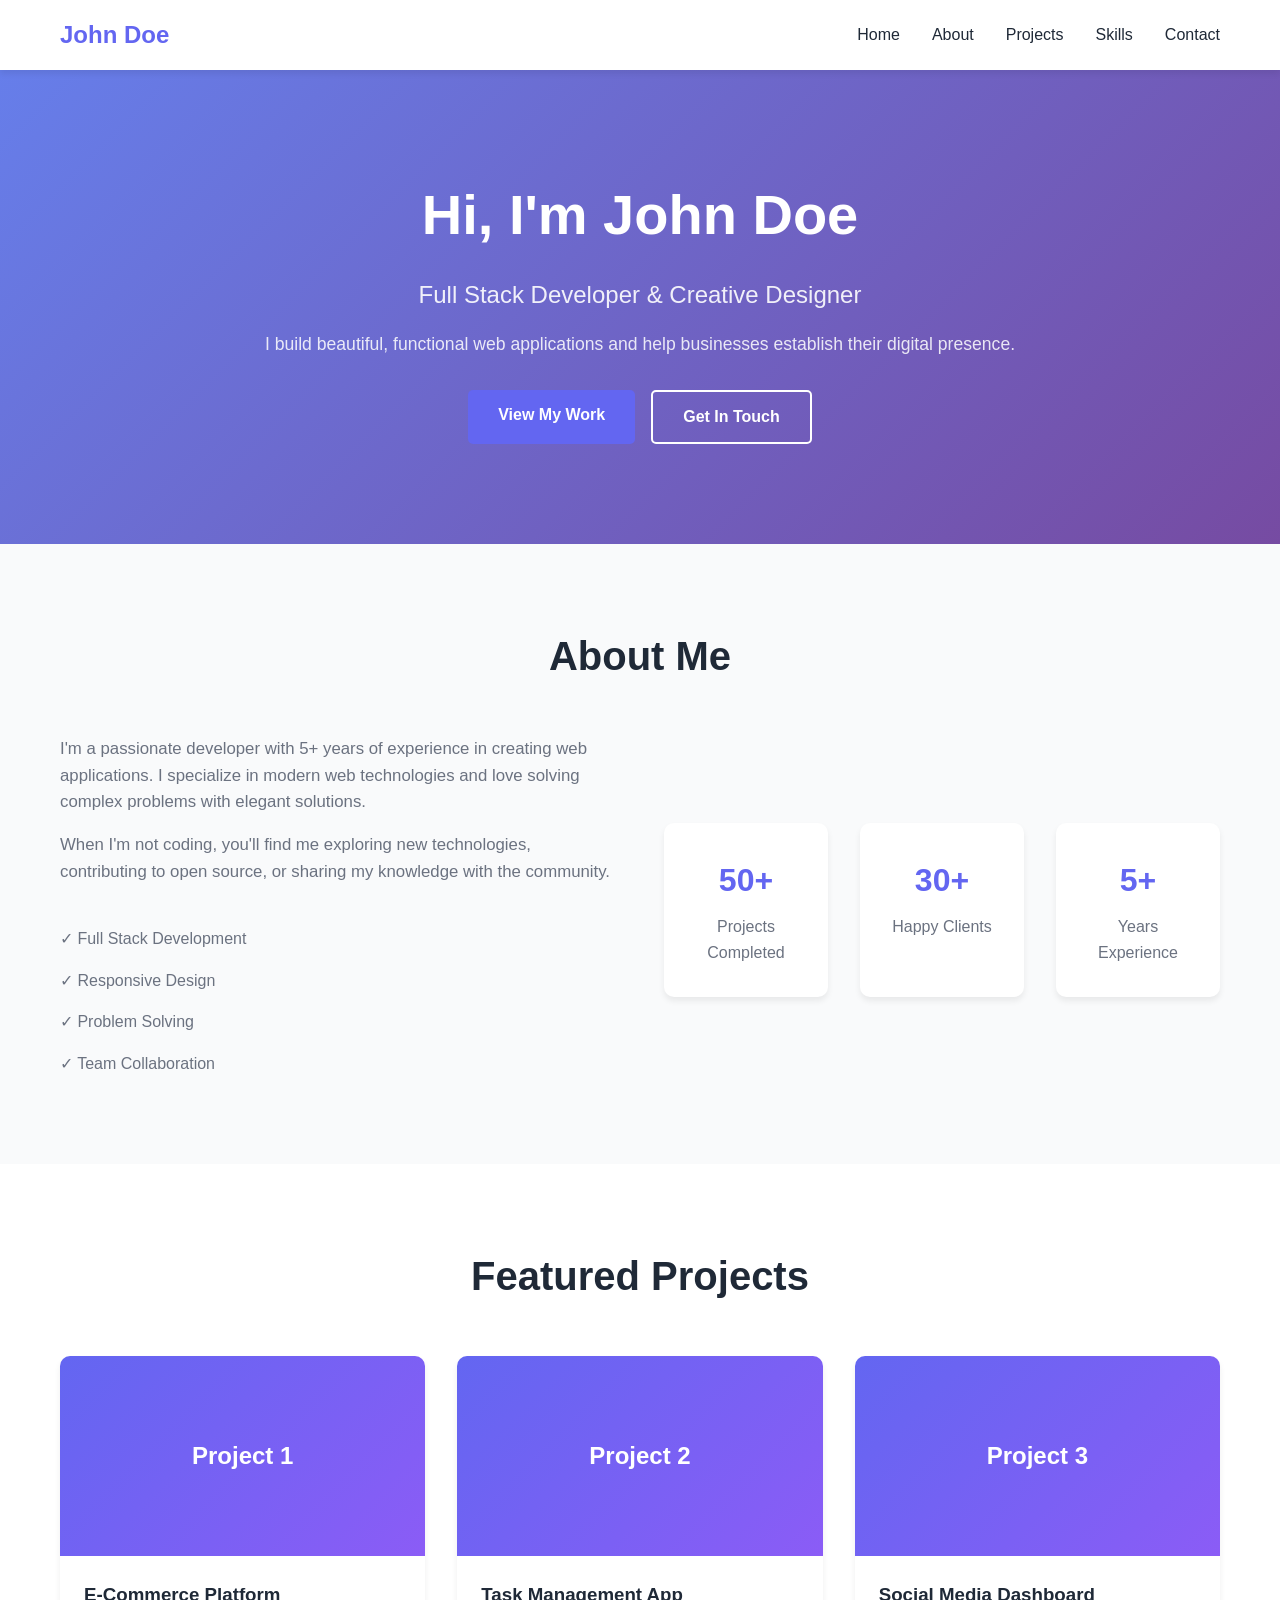
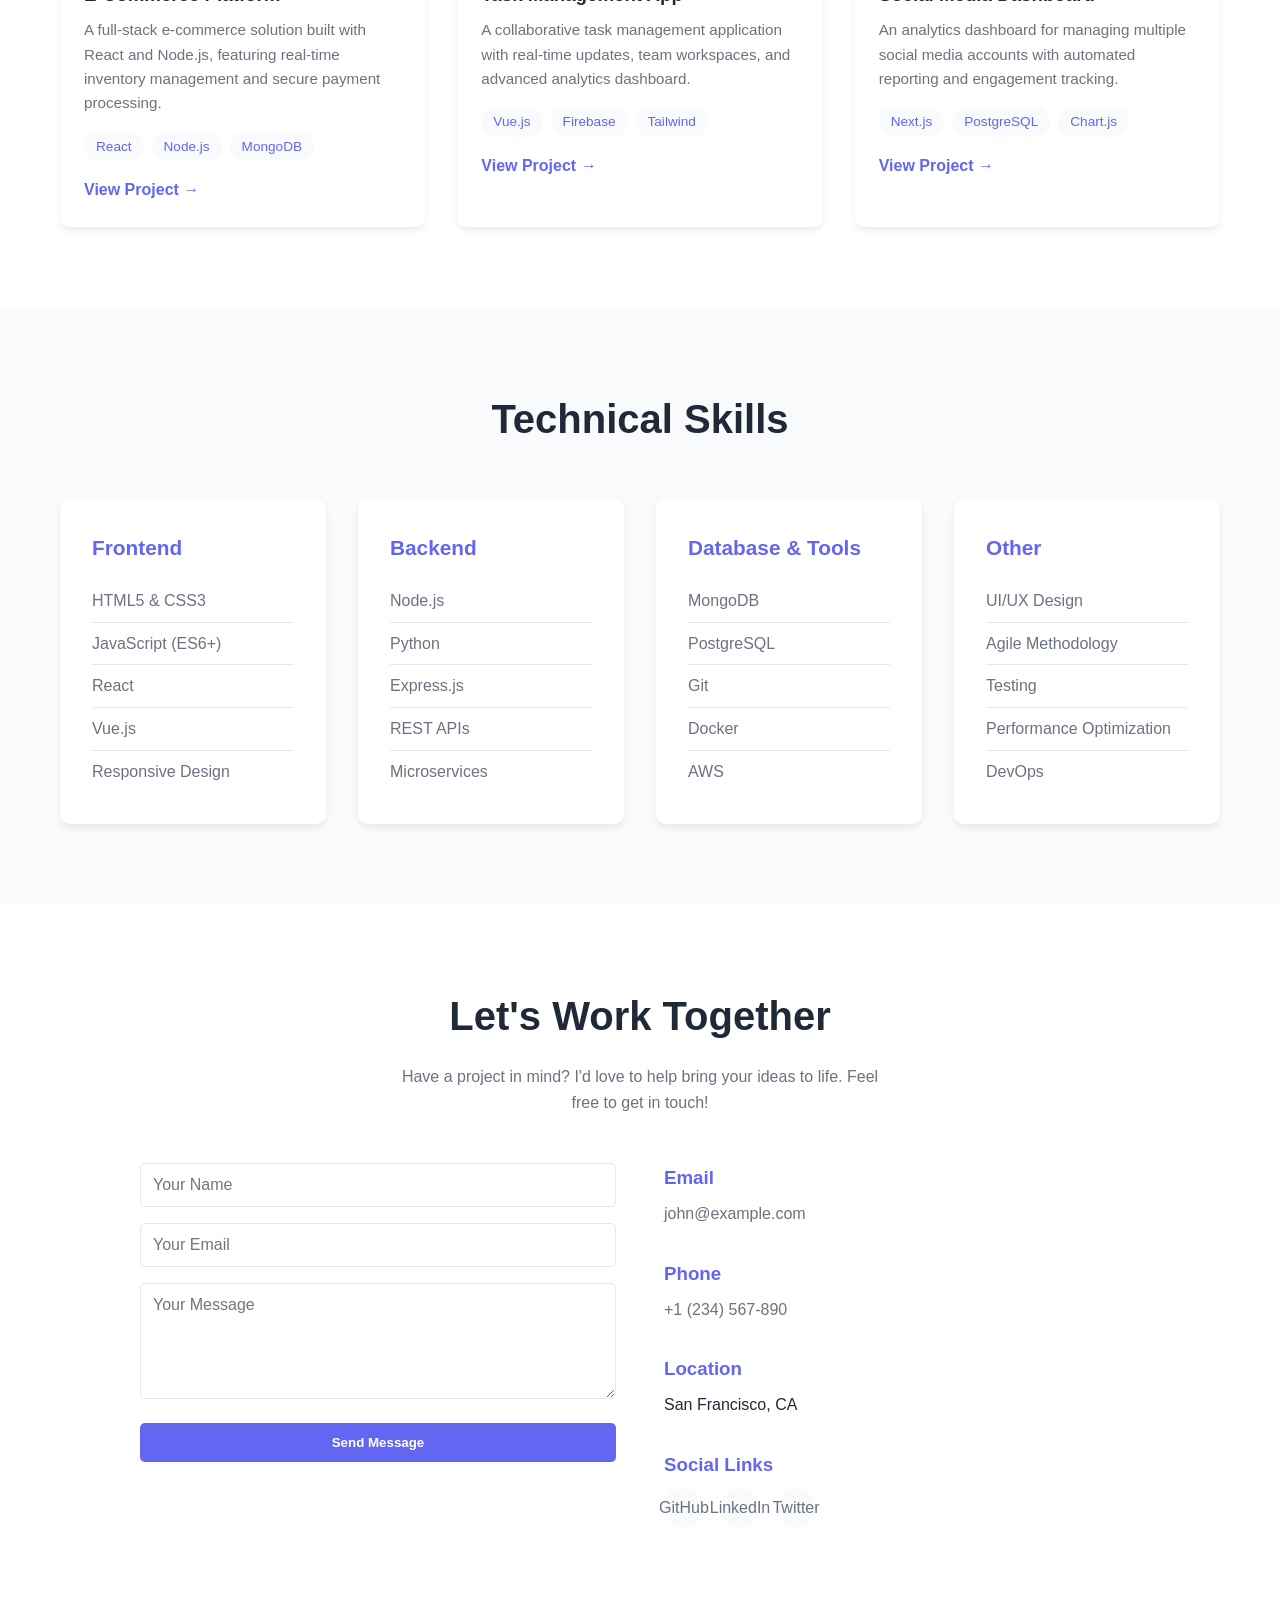
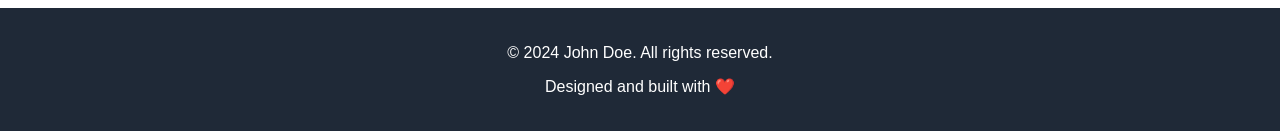
<file: port2/index.html>
<!DOCTYPE html>
<html lang="en">
<head>
    <meta charset="UTF-8">
    <meta name="viewport" content="width=device-width, initial-scale=1.0">
    <title>John Doe - Portfolio</title>
    <link rel="stylesheet" href="styles.css">
</head>
<body>
    <!-- Navigation -->
    <nav class="navbar">
        <div class="container">
            <div class="nav-brand">John Doe</div>
            <ul class="nav-links">
                <li><a href="#home">Home</a></li>
                <li><a href="#about">About</a></li>
                <li><a href="#projects">Projects</a></li>
                <li><a href="#skills">Skills</a></li>
                <li><a href="#contact">Contact</a></li>
            </ul>
            <button class="nav-toggle">
                <span></span>
                <span></span>
                <span></span>
            </button>
        </div>
    </nav>

    <!-- Hero Section -->
    <section id="home" class="hero">
        <div class="container hero-content">
            <div class="hero-text">
                <h1>Hi, I'm John Doe</h1>
                <p class="subtitle">Full Stack Developer & Creative Designer</p>
                <p class="description">I build beautiful, functional web applications and help businesses establish their digital presence.</p>
                <div class="hero-buttons">
                    <a href="#projects" class="btn btn-primary">View My Work</a>
                    <a href="#contact" class="btn btn-secondary">Get In Touch</a>
                </div>
            </div>
        </div>
    </section>

    <!-- About Section -->
    <section id="about" class="about">
        <div class="container">
            <h2>About Me</h2>
            <div class="about-content">
                <div class="about-text">
                    <p>I'm a passionate developer with 5+ years of experience in creating web applications. I specialize in modern web technologies and love solving complex problems with elegant solutions.</p>
                    <p>When I'm not coding, you'll find me exploring new technologies, contributing to open source, or sharing my knowledge with the community.</p>
                    <ul class="about-list">
                        <li>✓ Full Stack Development</li>
                        <li>✓ Responsive Design</li>
                        <li>✓ Problem Solving</li>
                        <li>✓ Team Collaboration</li>
                    </ul>
                </div>
                <div class="about-stats">
                    <div class="stat">
                        <h3>50+</h3>
                        <p>Projects Completed</p>
                    </div>
                    <div class="stat">
                        <h3>30+</h3>
                        <p>Happy Clients</p>
                    </div>
                    <div class="stat">
                        <h3>5+</h3>
                        <p>Years Experience</p>
                    </div>
                </div>
            </div>
        </div>
    </section>

    <!-- Projects Section -->
    <section id="projects" class="projects">
        <div class="container">
            <h2>Featured Projects</h2>
            <div class="projects-grid">
                <article class="project-card">
                    <div class="project-image">
                        <div class="placeholder">Project 1</div>
                    </div>
                    <div class="project-info">
                        <h3>E-Commerce Platform</h3>
                        <p>A full-stack e-commerce solution built with React and Node.js, featuring real-time inventory management and secure payment processing.</p>
                        <div class="project-tags">
                            <span>React</span>
                            <span>Node.js</span>
                            <span>MongoDB</span>
                        </div>
                        <a href="#" class="project-link">View Project →</a>
                    </div>
                </article>

                <article class="project-card">
                    <div class="project-image">
                        <div class="placeholder">Project 2</div>
                    </div>
                    <div class="project-info">
                        <h3>Task Management App</h3>
                        <p>A collaborative task management application with real-time updates, team workspaces, and advanced analytics dashboard.</p>
                        <div class="project-tags">
                            <span>Vue.js</span>
                            <span>Firebase</span>
                            <span>Tailwind</span>
                        </div>
                        <a href="#" class="project-link">View Project →</a>
                    </div>
                </article>

                <article class="project-card">
                    <div class="project-image">
                        <div class="placeholder">Project 3</div>
                    </div>
                    <div class="project-info">
                        <h3>Social Media Dashboard</h3>
                        <p>An analytics dashboard for managing multiple social media accounts with automated reporting and engagement tracking.</p>
                        <div class="project-tags">
                            <span>Next.js</span>
                            <span>PostgreSQL</span>
                            <span>Chart.js</span>
                        </div>
                        <a href="#" class="project-link">View Project →</a>
                    </div>
                </article>
            </div>
        </div>
    </section>

    <!-- Skills Section -->
    <section id="skills" class="skills">
        <div class="container">
            <h2>Technical Skills</h2>
            <div class="skills-grid">
                <div class="skill-category">
                    <h3>Frontend</h3>
                    <ul>
                        <li>HTML5 & CSS3</li>
                        <li>JavaScript (ES6+)</li>
                        <li>React</li>
                        <li>Vue.js</li>
                        <li>Responsive Design</li>
                    </ul>
                </div>

                <div class="skill-category">
                    <h3>Backend</h3>
                    <ul>
                        <li>Node.js</li>
                        <li>Python</li>
                        <li>Express.js</li>
                        <li>REST APIs</li>
                        <li>Microservices</li>
                    </ul>
                </div>

                <div class="skill-category">
                    <h3>Database & Tools</h3>
                    <ul>
                        <li>MongoDB</li>
                        <li>PostgreSQL</li>
                        <li>Git</li>
                        <li>Docker</li>
                        <li>AWS</li>
                    </ul>
                </div>

                <div class="skill-category">
                    <h3>Other</h3>
                    <ul>
                        <li>UI/UX Design</li>
                        <li>Agile Methodology</li>
                        <li>Testing</li>
                        <li>Performance Optimization</li>
                        <li>DevOps</li>
                    </ul>
                </div>
            </div>
        </div>
    </section>

    <!-- Contact Section -->
    <section id="contact" class="contact">
        <div class="container">
            <h2>Let's Work Together</h2>
            <p class="contact-intro">Have a project in mind? I'd love to help bring your ideas to life. Feel free to get in touch!</p>
            
            <div class="contact-content">
                <form class="contact-form" id="contactForm">
                    <div class="form-group">
                        <input type="text" placeholder="Your Name" required>
                    </div>
                    <div class="form-group">
                        <input type="email" placeholder="Your Email" required>
                    </div>
                    <div class="form-group">
                        <textarea placeholder="Your Message" rows="5" required></textarea>
                    </div>
                    <button type="submit" class="btn btn-primary">Send Message</button>
                </form>

                <div class="contact-info">
                    <div class="info-item">
                        <h3>Email</h3>
                        <a href="mailto:john@example.com">john@example.com</a>
                    </div>
                    <div class="info-item">
                        <h3>Phone</h3>
                        <a href="tel:+1234567890">+1 (234) 567-890</a>
                    </div>
                    <div class="info-item">
                        <h3>Location</h3>
                        <p>San Francisco, CA</p>
                    </div>
                    <div class="info-item">
                        <h3>Social Links</h3>
                        <div class="social-links">
                            <a href="#" title="GitHub">GitHub</a>
                            <a href="#" title="LinkedIn">LinkedIn</a>
                            <a href="#" title="Twitter">Twitter</a>
                        </div>
                    </div>
                </div>
            </div>
        </div>
    </section>

    <!-- Footer -->
    <footer class="footer">
        <div class="container">
            <p>&copy; 2024 John Doe. All rights reserved.</p>
            <p>Designed and built with ❤️</p>
        </div>
    </footer>

    <script src="script.js"></script>
</body>
</html>
</file>
<file: port2/styles.css>
* {
    margin: 0;
    padding: 0;
    box-sizing: border-box;
}

:root {
    --primary-color: #6366f1;
    --secondary-color: #8b5cf6;
    --text-color: #1f2937;
    --text-light: #6b7280;
    --bg-color: #ffffff;
    --bg-light: #f9fafb;
    --border-color: #e5e7eb;
    --shadow: 0 10px 30px rgba(0, 0, 0, 0.1);
    --shadow-sm: 0 4px 6px rgba(0, 0, 0, 0.07);
}

html {
    scroll-behavior: smooth;
}

body {
    font-family: 'Segoe UI', Tahoma, Geneva, Verdana, sans-serif;
    color: var(--text-color);
    background-color: var(--bg-color);
    line-height: 1.6;
}

.container {
    max-width: 1200px;
    margin: 0 auto;
    padding: 0 20px;
}

/* Navigation */
.navbar {
    position: fixed;
    top: 0;
    width: 100%;
    background: rgba(255, 255, 255, 0.95);
    backdrop-filter: blur(10px);
    box-shadow: var(--shadow-sm);
    z-index: 1000;
}

.navbar .container {
    display: flex;
    justify-content: space-between;
    align-items: center;
    padding: 1rem 20px;
}

.nav-brand {
    font-size: 1.5rem;
    font-weight: 700;
    color: var(--primary-color);
}

.nav-links {
    display: flex;
    list-style: none;
    gap: 2rem;
}

.nav-links a {
    color: var(--text-color);
    text-decoration: none;
    font-weight: 500;
    transition: color 0.3s ease;
}

.nav-links a:hover {
    color: var(--primary-color);
}

.nav-toggle {
    display: none;
    flex-direction: column;
    background: none;
    border: none;
    cursor: pointer;
    gap: 5px;
}

.nav-toggle span {
    width: 25px;
    height: 3px;
    background-color: var(--text-color);
    transition: all 0.3s ease;
}

/* Hero Section */
.hero {
    margin-top: 70px;
    padding: 100px 20px;
    background: linear-gradient(135deg, #667eea 0%, #764ba2 100%);
    color: white;
    text-align: center;
}

.hero-content {
    max-width: 800px;
    margin: 0 auto;
}

.hero h1 {
    font-size: 3.5rem;
    margin-bottom: 1rem;
    animation: slideInDown 0.8s ease;
}

.hero .subtitle {
    font-size: 1.5rem;
    margin-bottom: 1rem;
    opacity: 0.9;
}

.hero .description {
    font-size: 1.1rem;
    margin-bottom: 2rem;
    opacity: 0.85;
}

.hero-buttons {
    display: flex;
    gap: 1rem;
    justify-content: center;
    flex-wrap: wrap;
}

/* Buttons */
.btn {
    padding: 12px 30px;
    border-radius: 5px;
    text-decoration: none;
    font-weight: 600;
    transition: all 0.3s ease;
    border: none;
    cursor: pointer;
    display: inline-block;
}

.btn-primary {
    background-color: var(--primary-color);
    color: white;
}

.btn-primary:hover {
    background-color: #5558d9;
    transform: translateY(-2px);
    box-shadow: var(--shadow);
}

.btn-secondary {
    background-color: transparent;
    color: white;
    border: 2px solid white;
}

.btn-secondary:hover {
    background-color: white;
    color: var(--primary-color);
}

/* About Section */
.about {
    padding: 80px 20px;
    background-color: var(--bg-light);
}

.about h2 {
    font-size: 2.5rem;
    margin-bottom: 3rem;
    text-align: center;
}

.about-content {
    display: grid;
    grid-template-columns: 1fr 1fr;
    gap: 3rem;
    align-items: center;
}

.about-text p {
    margin-bottom: 1rem;
    color: var(--text-light);
    font-size: 1.05rem;
}

.about-list {
    list-style: none;
    margin-top: 2rem;
}

.about-list li {
    padding: 0.5rem 0;
    color: var(--text-light);
    font-weight: 500;
}

.about-stats {
    display: grid;
    grid-template-columns: repeat(3, 1fr);
    gap: 2rem;
}

.stat {
    background: white;
    padding: 2rem;
    border-radius: 10px;
    text-align: center;
    box-shadow: var(--shadow-sm);
}

.stat h3 {
    font-size: 2rem;
    color: var(--primary-color);
    margin-bottom: 0.5rem;
}

.stat p {
    color: var(--text-light);
}

/* Projects Section */
.projects {
    padding: 80px 20px;
}

.projects h2 {
    font-size: 2.5rem;
    margin-bottom: 3rem;
    text-align: center;
}

.projects-grid {
    display: grid;
    grid-template-columns: repeat(auto-fit, minmax(300px, 1fr));
    gap: 2rem;
}

.project-card {
    background: white;
    border-radius: 10px;
    overflow: hidden;
    box-shadow: var(--shadow-sm);
    transition: all 0.3s ease;
}

.project-card:hover {
    transform: translateY(-10px);
    box-shadow: var(--shadow);
}

.project-image {
    height: 200px;
    background: linear-gradient(135deg, var(--primary-color), var(--secondary-color));
    display: flex;
    align-items: center;
    justify-content: center;
}

.placeholder {
    color: white;
    font-size: 1.5rem;
    font-weight: 600;
}

.project-info {
    padding: 1.5rem;
}

.project-info h3 {
    margin-bottom: 0.5rem;
    color: var(--text-color);
}

.project-info p {
    color: var(--text-light);
    margin-bottom: 1rem;
    font-size: 0.95rem;
}

.project-tags {
    display: flex;
    flex-wrap: wrap;
    gap: 0.5rem;
    margin-bottom: 1rem;
}

.project-tags span {
    background-color: var(--bg-light);
    color: var(--primary-color);
    padding: 4px 12px;
    border-radius: 20px;
    font-size: 0.85rem;
    font-weight: 500;
}

.project-link {
    color: var(--primary-color);
    text-decoration: none;
    font-weight: 600;
    transition: all 0.3s ease;
}

.project-link:hover {
    gap: 0.5rem;
}

/* Skills Section */
.skills {
    padding: 80px 20px;
    background-color: var(--bg-light);
}

.skills h2 {
    font-size: 2.5rem;
    margin-bottom: 3rem;
    text-align: center;
}

.skills-grid {
    display: grid;
    grid-template-columns: repeat(auto-fit, minmax(250px, 1fr));
    gap: 2rem;
}

.skill-category {
    background: white;
    padding: 2rem;
    border-radius: 10px;
    box-shadow: var(--shadow-sm);
}

.skill-category h3 {
    color: var(--primary-color);
    margin-bottom: 1rem;
    font-size: 1.3rem;
}

.skill-category ul {
    list-style: none;
}

.skill-category li {
    padding: 0.5rem 0;
    color: var(--text-light);
    border-bottom: 1px solid var(--border-color);
}

.skill-category li:last-child {
    border-bottom: none;
}

/* Contact Section */
.contact {
    padding: 80px 20px;
}

.contact h2 {
    font-size: 2.5rem;
    margin-bottom: 1rem;
    text-align: center;
}

.contact-intro {
    text-align: center;
    color: var(--text-light);
    margin-bottom: 3rem;
    max-width: 500px;
    margin-left: auto;
    margin-right: auto;
}

.contact-content {
    display: grid;
    grid-template-columns: 1fr 1fr;
    gap: 3rem;
    max-width: 1000px;
    margin: 0 auto;
}

.contact-form {
    display: flex;
    flex-direction: column;
    gap: 1rem;
}

.form-group input,
.form-group textarea {
    width: 100%;
    padding: 12px;
    border: 1px solid var(--border-color);
    border-radius: 5px;
    font-family: inherit;
    font-size: 1rem;
    transition: border-color 0.3s ease;
}

.form-group input:focus,
.form-group textarea:focus {
    outline: none;
    border-color: var(--primary-color);
}

.contact-info {
    display: flex;
    flex-direction: column;
    gap: 2rem;
}

.info-item h3 {
    color: var(--primary-color);
    margin-bottom: 0.5rem;
}

.info-item a {
    color: var(--text-light);
    text-decoration: none;
    transition: color 0.3s ease;
}

.info-item a:hover {
    color: var(--primary-color);
}

.social-links {
    display: flex;
    gap: 1rem;
}

.social-links a {
    display: inline-block;
    width: 40px;
    height: 40px;
    background-color: var(--bg-light);
    border-radius: 50%;
    display: flex;
    align-items: center;
    justify-content: center;
    transition: all 0.3s ease;
}

.social-links a:hover {
    background-color: var(--primary-color);
    color: white;
}

/* Footer */
.footer {
    background-color: var(--text-color);
    color: white;
    text-align: center;
    padding: 2rem 20px;
}

.footer .container {
    display: flex;
    justify-content: center;
    align-items: center;
    flex-direction: column;
    gap: 0.5rem;
}

/* Animations */
@keyframes slideInDown {
    from {
        opacity: 0;
        transform: translateY(-30px);
    }
    to {
        opacity: 1;
        transform: translateY(0);
    }
}

/* Responsive Design */
@media (max-width: 768px) {
    .nav-links {
        display: none;
    }

    .nav-toggle {
        display: flex;
    }

    .hero h1 {
        font-size: 2rem;
    }

    .hero .subtitle {
        font-size: 1.2rem;
    }

    .hero-buttons {
        flex-direction: column;
    }

    .btn {
        width: 100%;
        text-align: center;
    }

    .about-content {
        grid-template-columns: 1fr;
    }

    .about-stats {
        grid-template-columns: 1fr;
    }

    .projects-grid {
        grid-template-columns: 1fr;
    }

    .skills-grid {
        grid-template-columns: 1fr;
    }

    .contact-content {
        grid-template-columns: 1fr;
    }

    .hero {
        padding: 60px 20px;
        margin-top: 70px;
    }

    .about,
    .projects,
    .skills,
    .contact {
        padding: 60px 20px;
    }

    .about h2,
    .projects h2,
    .skills h2,
    .contact h2 {
        font-size: 2rem;
    }
}

@media (max-width: 480px) {
    .hero h1 {
        font-size: 1.5rem;
    }

    .hero .subtitle {
        font-size: 1rem;
    }

    .about-stats {
        grid-template-columns: 1fr;
    }

    .stat h3 {
        font-size: 1.5rem;
    }
}
</file>
